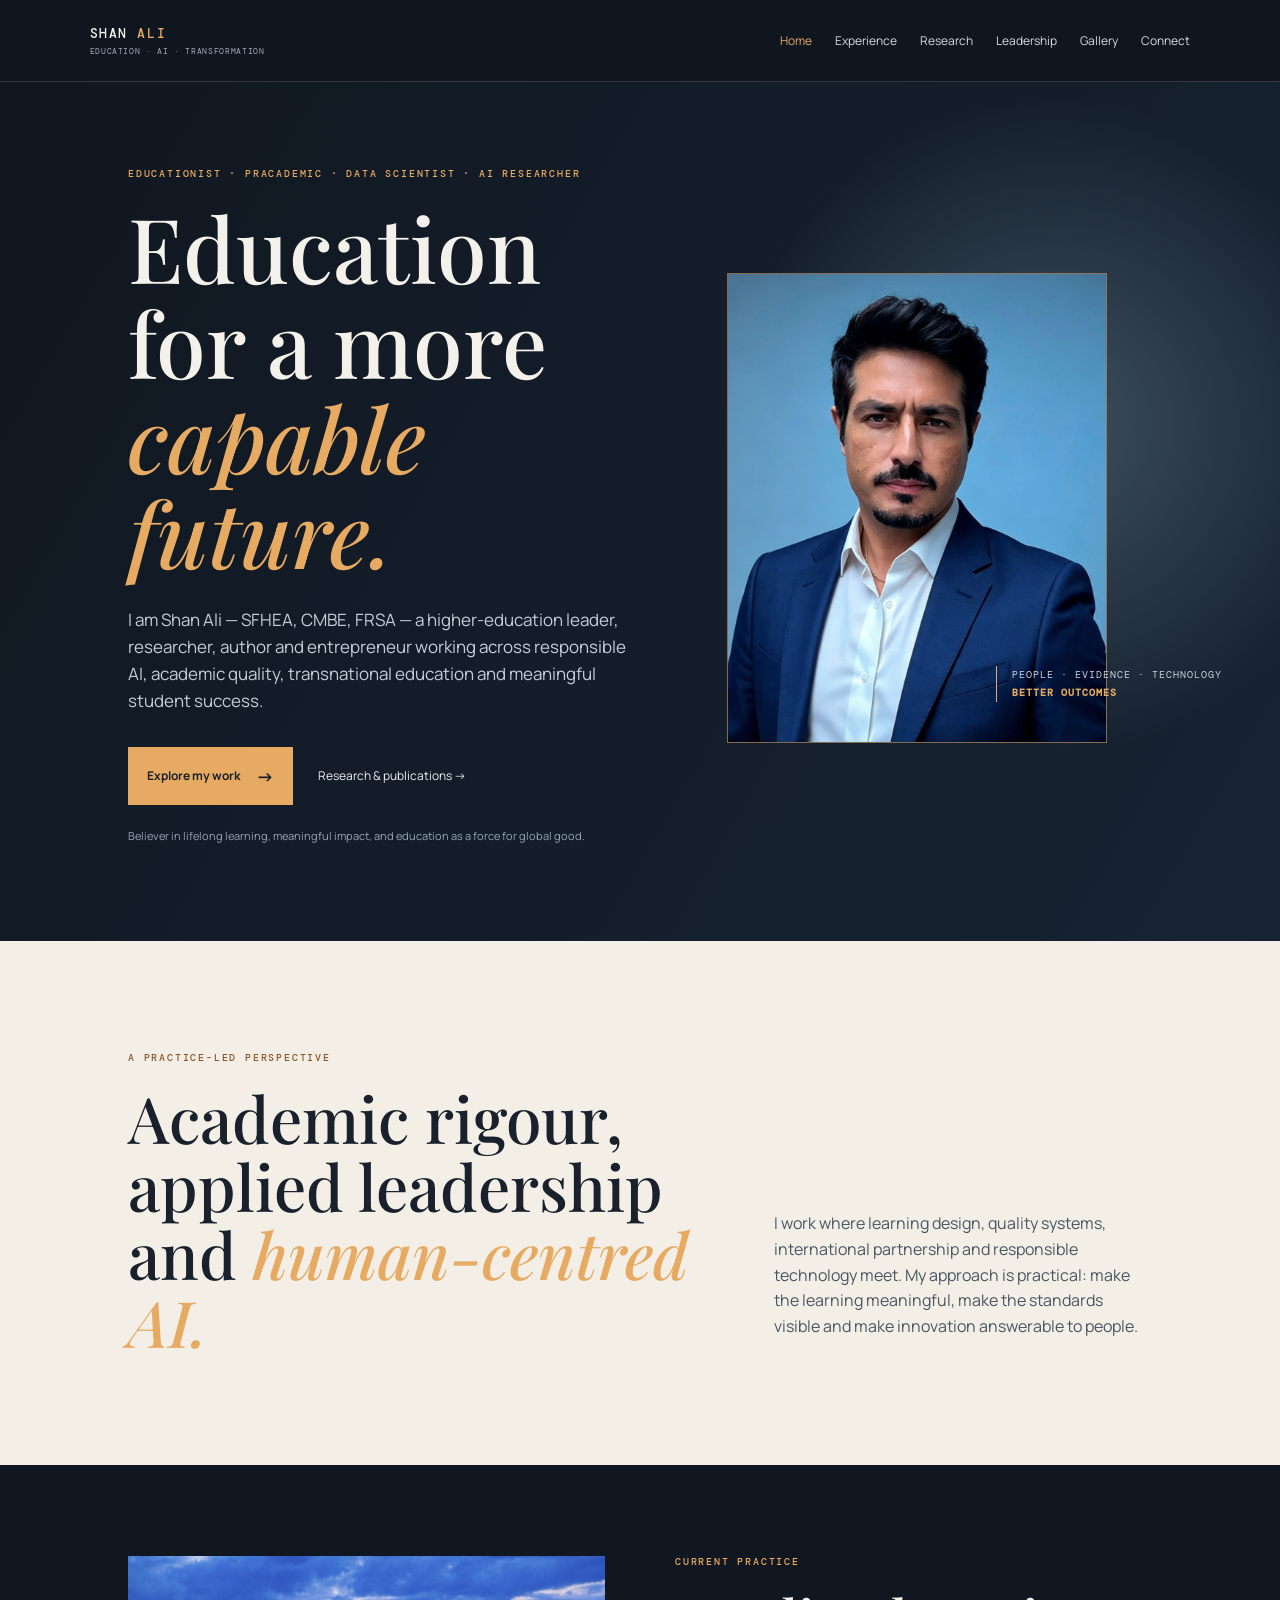
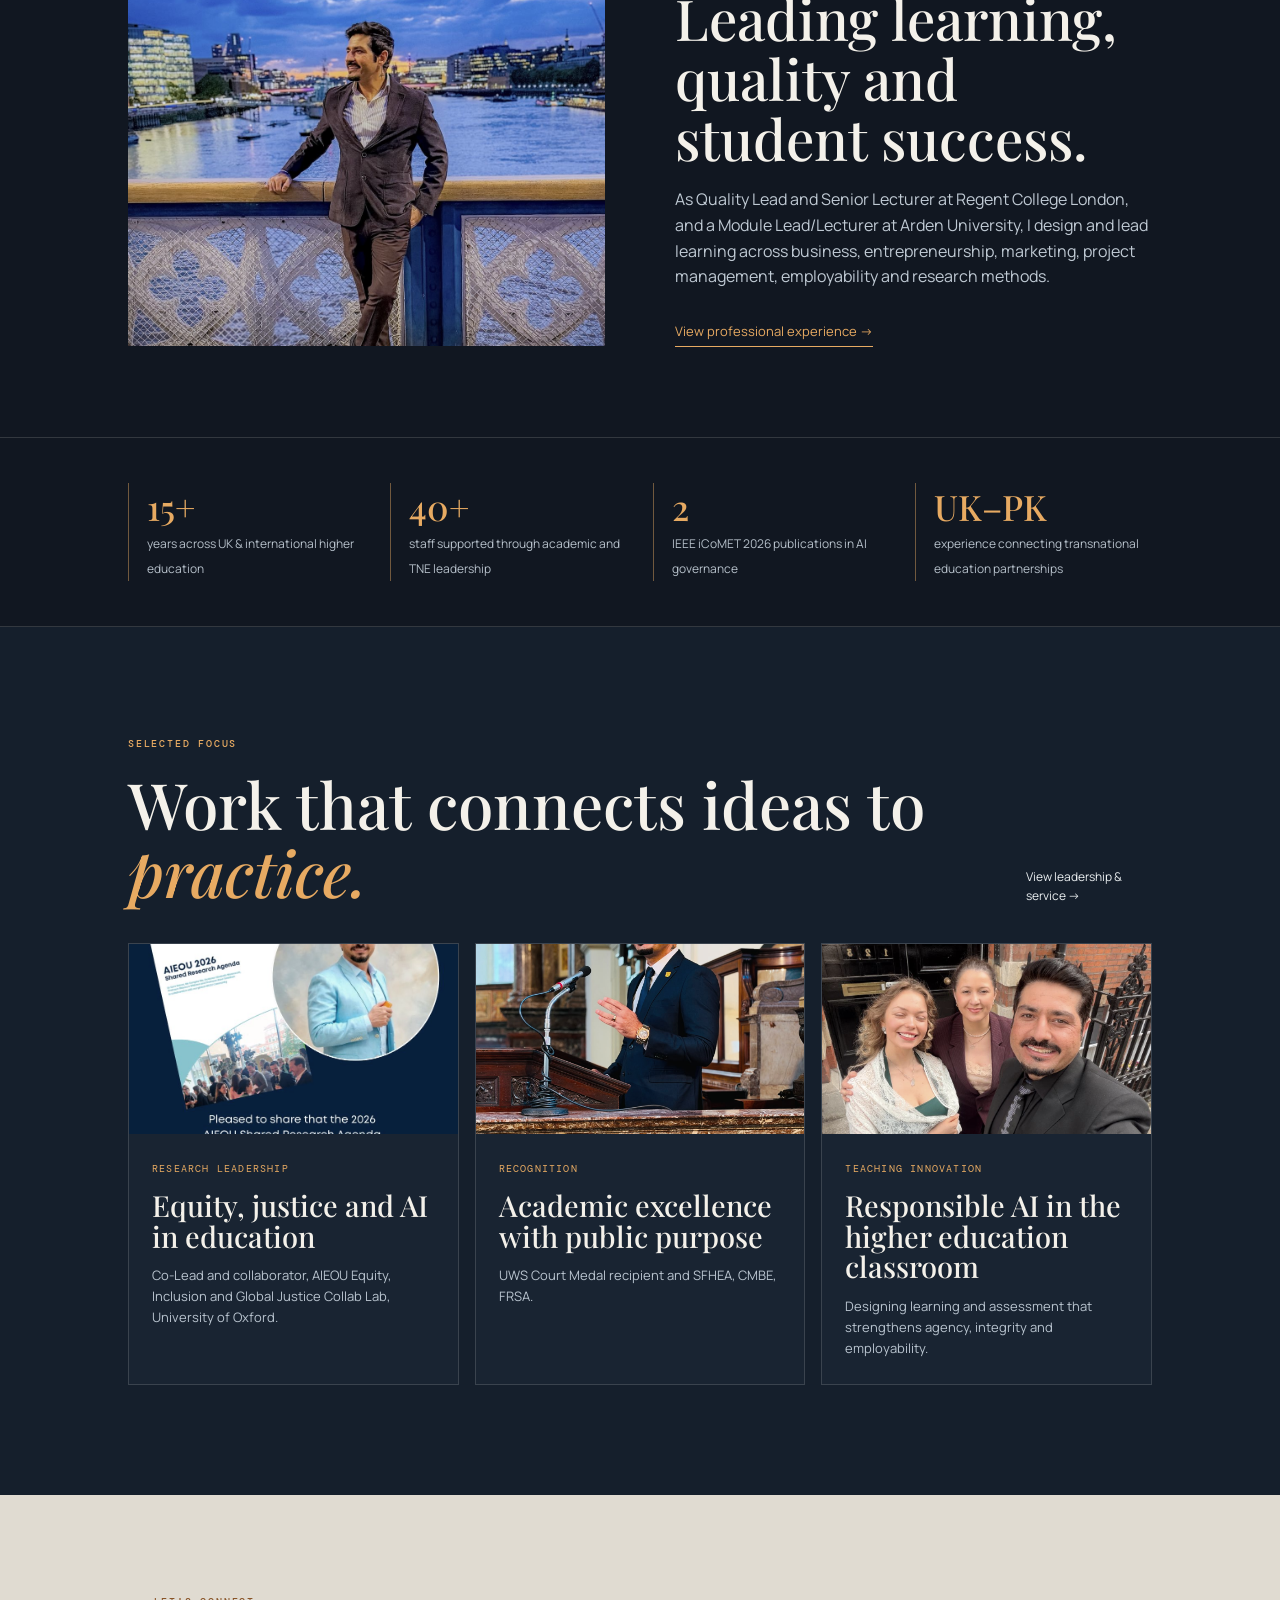
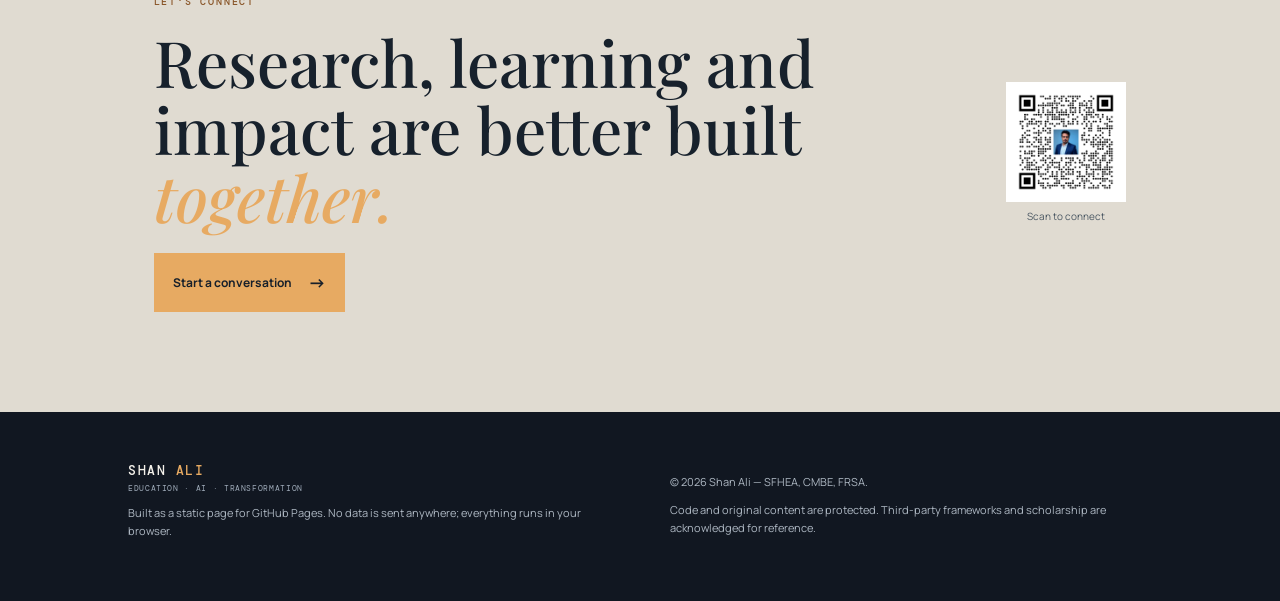
<file: index.html>
<!doctype html><html lang="en"><head><meta charset="utf-8"><meta name="viewport" content="width=device-width,initial-scale=1"><meta name="description" content="Shan Ali — Educationist, Pracademic, Data Scientist and AI Researcher."><title>Shan Ali | Education, AI & Impact</title><link rel="preconnect" href="https://fonts.googleapis.com"><link rel="preconnect" href="https://fonts.gstatic.com" crossorigin><link href="https://fonts.googleapis.com/css2?family=DM+Mono:wght@400;500&family=Manrope:wght@400;500;600;700&family=Playfair+Display:ital,wght@0,500;0,600;1,500;1,600&display=swap" rel="stylesheet"><link rel="stylesheet" href="assets/style.css"></head><body><header><a class="brand" href="index.html">SHAN <i>ALI</i><span>EDUCATION · AI · TRANSFORMATION</span></a><button class="menu">Menu</button><nav><a class="active" href="index.html">Home</a><a href="experience.html">Experience</a><a href="research.html">Research</a><a href="leadership.html">Leadership</a><a href="gallery.html">Gallery</a><a href="connect.html">Connect</a></nav></header><main>
<section class="hero"><div><p class="eyebrow">EDUCATIONIST · PRACADEMIC · DATA SCIENTIST · AI RESEARCHER</p><h1>Education for a more <em>capable future.</em></h1><p class="lead">I am Shan Ali — SFHEA, CMBE, FRSA — a higher-education leader, researcher, author and entrepreneur working across responsible AI, academic quality, transnational education and meaningful student success.</p><div class="cta"><a class="button" href="experience.html">Explore my work <b>→</b></a><a class="link" href="research.html">Research &amp; publications →</a></div><p class="micro">Believer in lifelong learning, meaningful impact, and education as a force for global good.</p></div><div class="portrait-wrap"><img src="assets/profile.png" alt="Portrait of Shan Ali"><span>PEOPLE · EVIDENCE · TECHNOLOGY<br><b>BETTER OUTCOMES</b></span></div></section>
<section class="intro-grid"><div><p class="eyebrow">A PRACTICE-LED PERSPECTIVE</p><h2>Academic rigour, applied leadership and <em>human-centred AI.</em></h2></div><p>I work where learning design, quality systems, international partnership and responsible technology meet. My approach is practical: make the learning meaningful, make the standards visible and make innovation answerable to people.</p></section>
<section class="feature"><img src="assets/rcl-class.jpeg" alt="Teaching and learning session"><div><p class="eyebrow">CURRENT PRACTICE</p><h2>Leading learning, quality and student success.</h2><p>As Quality Lead and Senior Lecturer at Regent College London, and a Module Lead/Lecturer at Arden University, I design and lead learning across business, entrepreneurship, marketing, project management, employability and research methods.</p><a class="outline" href="experience.html">View professional experience →</a></div></section>
<section class="metrics"><article><b>15+</b><span>years across UK &amp; international higher education</span></article><article><b>40+</b><span>staff supported through academic and TNE leadership</span></article><article><b>2</b><span>IEEE iCoMET 2026 publications in AI governance</span></article><article><b>UK–PK</b><span>experience connecting transnational education partnerships</span></article></section>
<section class="projects"><div class="section-head"><div><p class="eyebrow">SELECTED FOCUS</p><h2>Work that connects ideas to <em>practice.</em></h2></div><a class="link" href="leadership.html">View leadership &amp; service →</a></div><div class="cards"><article><img src="assets/aieou.jpeg" alt="AIEOU collaboration announcement"><p>RESEARCH LEADERSHIP</p><h3>Equity, justice and AI in education</h3><span>Co-Lead and collaborator, AIEOU Equity, Inclusion and Global Justice Collab Lab, University of Oxford.</span></article><article><img src="assets/court-medal.jpeg" alt="Shan Ali speaking at Court Medal ceremony"><p>RECOGNITION</p><h3>Academic excellence with public purpose</h3><span>UWS Court Medal recipient and SFHEA, CMBE, FRSA.</span></article><article><img src="assets/rcl-conference.jpeg" alt="Conference and teaching event"><p>TEACHING INNOVATION</p><h3>Responsible AI in the higher education classroom</h3><span>Designing learning and assessment that strengthens agency, integrity and employability.</span></article></div></section>
<section class="connect-band"><div><p class="eyebrow">LET'S CONNECT</p><h2>Research, learning and impact are better built <em>together.</em></h2><a class="button" href="connect.html">Start a conversation <b>→</b></a></div><a class="qr" href="https://www.shanali.co.uk/" target="_blank"><img src="assets/profile-qr.png" alt="QR code to Shan Ali's website"><span>Scan to connect</span></a></section></main><footer><div><a class="brand" href="index.html">SHAN <i>ALI</i><span>EDUCATION · AI · TRANSFORMATION</span></a><p>Built as a static page for GitHub Pages. No data is sent anywhere; everything runs in your browser.</p></div><div><p>© <span id="year"></span> Shan Ali — SFHEA, CMBE, FRSA.</p><p>Code and original content are protected. Third-party frameworks and scholarship are acknowledged for reference.</p></div></footer><script src="assets/app.js"></script></body></html>
</file>
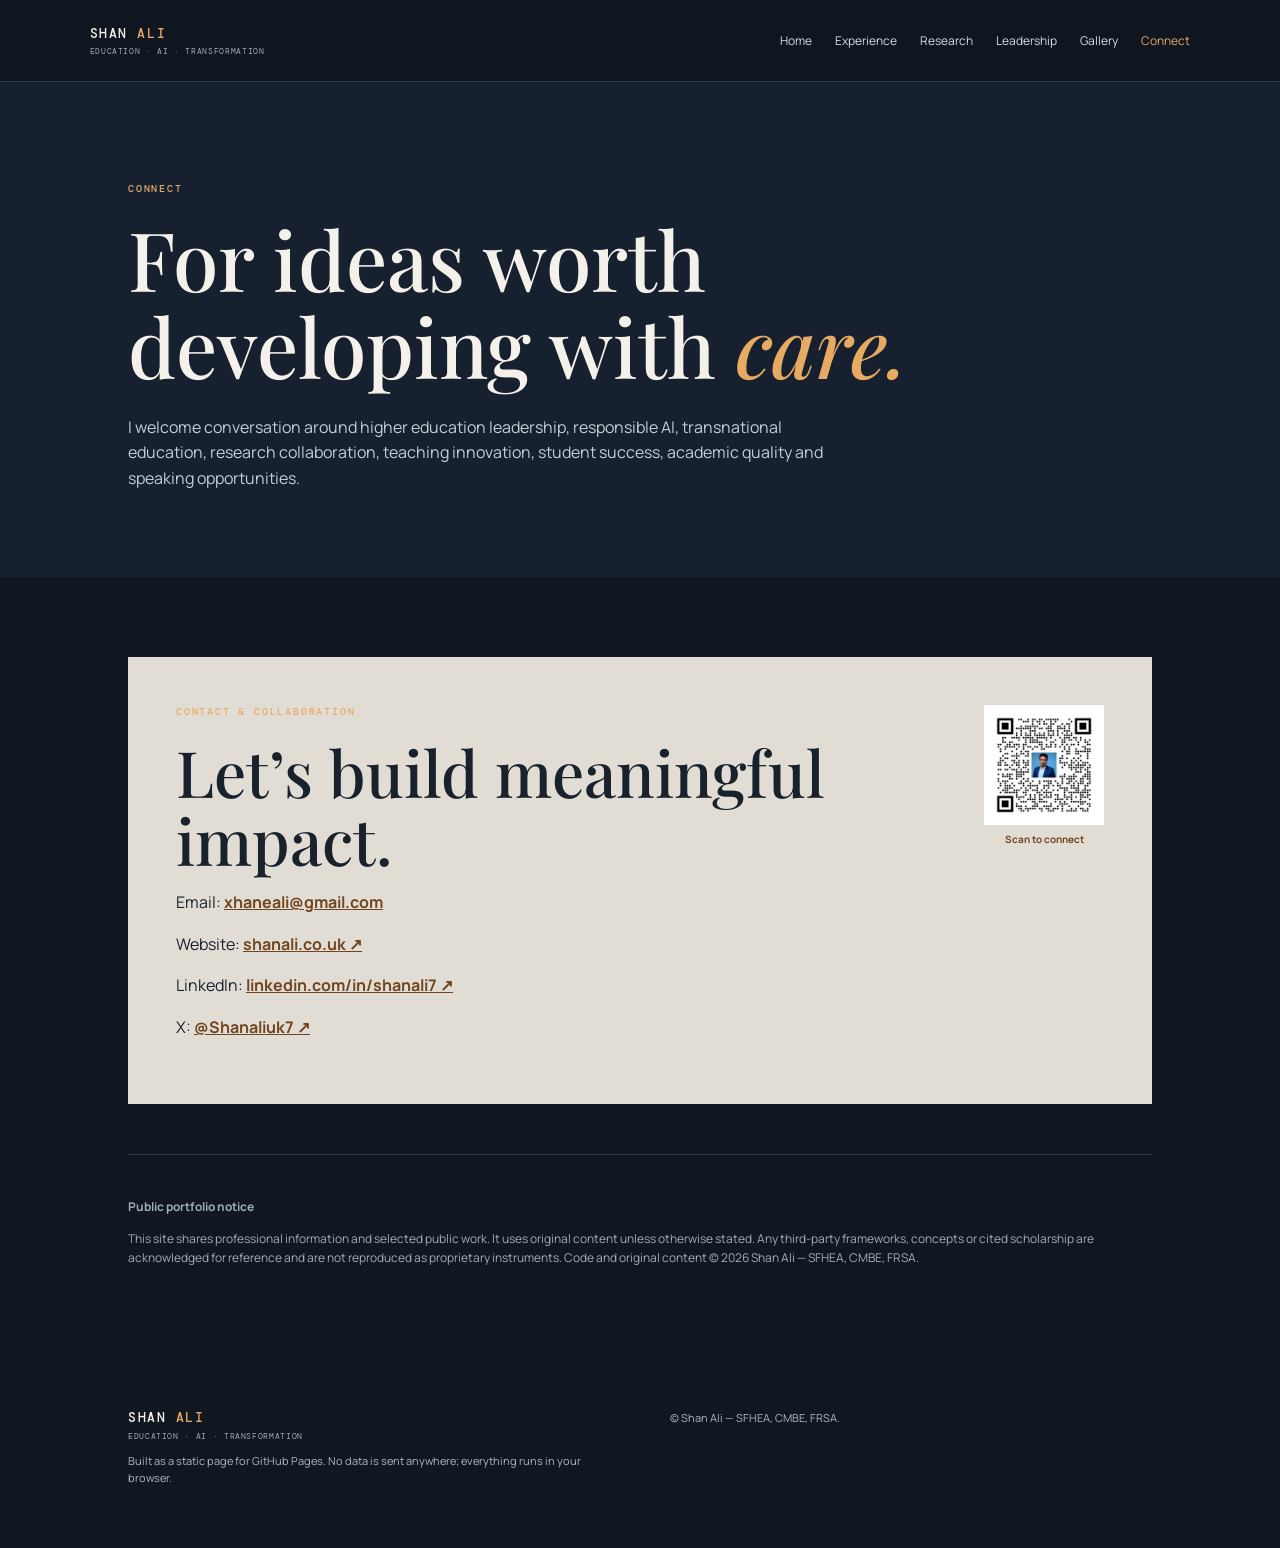
<file: connect.html>
<!doctype html><html lang="en"><head><meta charset="utf-8"><meta name="viewport" content="width=device-width,initial-scale=1"><title>Connect | Shan Ali</title><link rel="preconnect" href="https://fonts.googleapis.com"><link rel="preconnect" href="https://fonts.gstatic.com" crossorigin><link href="https://fonts.googleapis.com/css2?family=DM+Mono:wght@400;500&family=Manrope:wght@400;500;600;700&family=Playfair+Display:ital,wght@0,500;0,600;1,500;1,600&display=swap" rel="stylesheet"><link rel="stylesheet" href="assets/style.css"></head><body><header><a class="brand" href="index.html">SHAN <i>ALI</i><span>EDUCATION · AI · TRANSFORMATION</span></a><button class="menu">Menu</button><nav><a href="index.html">Home</a><a href="experience.html">Experience</a><a href="research.html">Research</a><a href="leadership.html">Leadership</a><a href="gallery.html">Gallery</a><a class="active" href="connect.html">Connect</a></nav></header><main><section class="page-hero"><p class="eyebrow">CONNECT</p><h1>For ideas worth developing with <em>care.</em></h1><p>I welcome conversation around higher education leadership, responsible AI, transnational education, research collaboration, teaching innovation, student success, academic quality and speaking opportunities.</p></section><section class="content"><div class="contact-card"><div><p class="eyebrow">CONTACT &amp; COLLABORATION</p><h2>Let’s build meaningful impact.</h2><p>Email: <a href="mailto:xhaneali@gmail.com">xhaneali@gmail.com</a></p><p>Website: <a href="https://www.shanali.co.uk/" target="_blank">shanali.co.uk ↗</a></p><p>LinkedIn: <a href="https://www.linkedin.com/in/shanali7/" target="_blank">linkedin.com/in/shanali7 ↗</a></p><p>X: <a href="https://x.com/Shanaliuk7" target="_blank">@Shanaliuk7 ↗</a></p></div><a class="qr" href="https://www.shanali.co.uk/" target="_blank"><img src="assets/profile-qr.png" alt="QR code for Shan Ali's website"><span>Scan to connect</span></a></div><div class="legal"><p><b>Public portfolio notice</b></p><p>This site shares professional information and selected public work. It uses original content unless otherwise stated. Any third-party frameworks, concepts or cited scholarship are acknowledged for reference and are not reproduced as proprietary instruments. Code and original content © <span id="year"></span> Shan Ali — SFHEA, CMBE, FRSA.</p></div></section></main><footer><div><a class="brand" href="index.html">SHAN <i>ALI</i><span>EDUCATION · AI · TRANSFORMATION</span></a><p>Built as a static page for GitHub Pages. No data is sent anywhere; everything runs in your browser.</p></div><div>© <span id="year"></span> Shan Ali — SFHEA, CMBE, FRSA.</div></footer><script src="assets/app.js"></script></body></html>
</file>
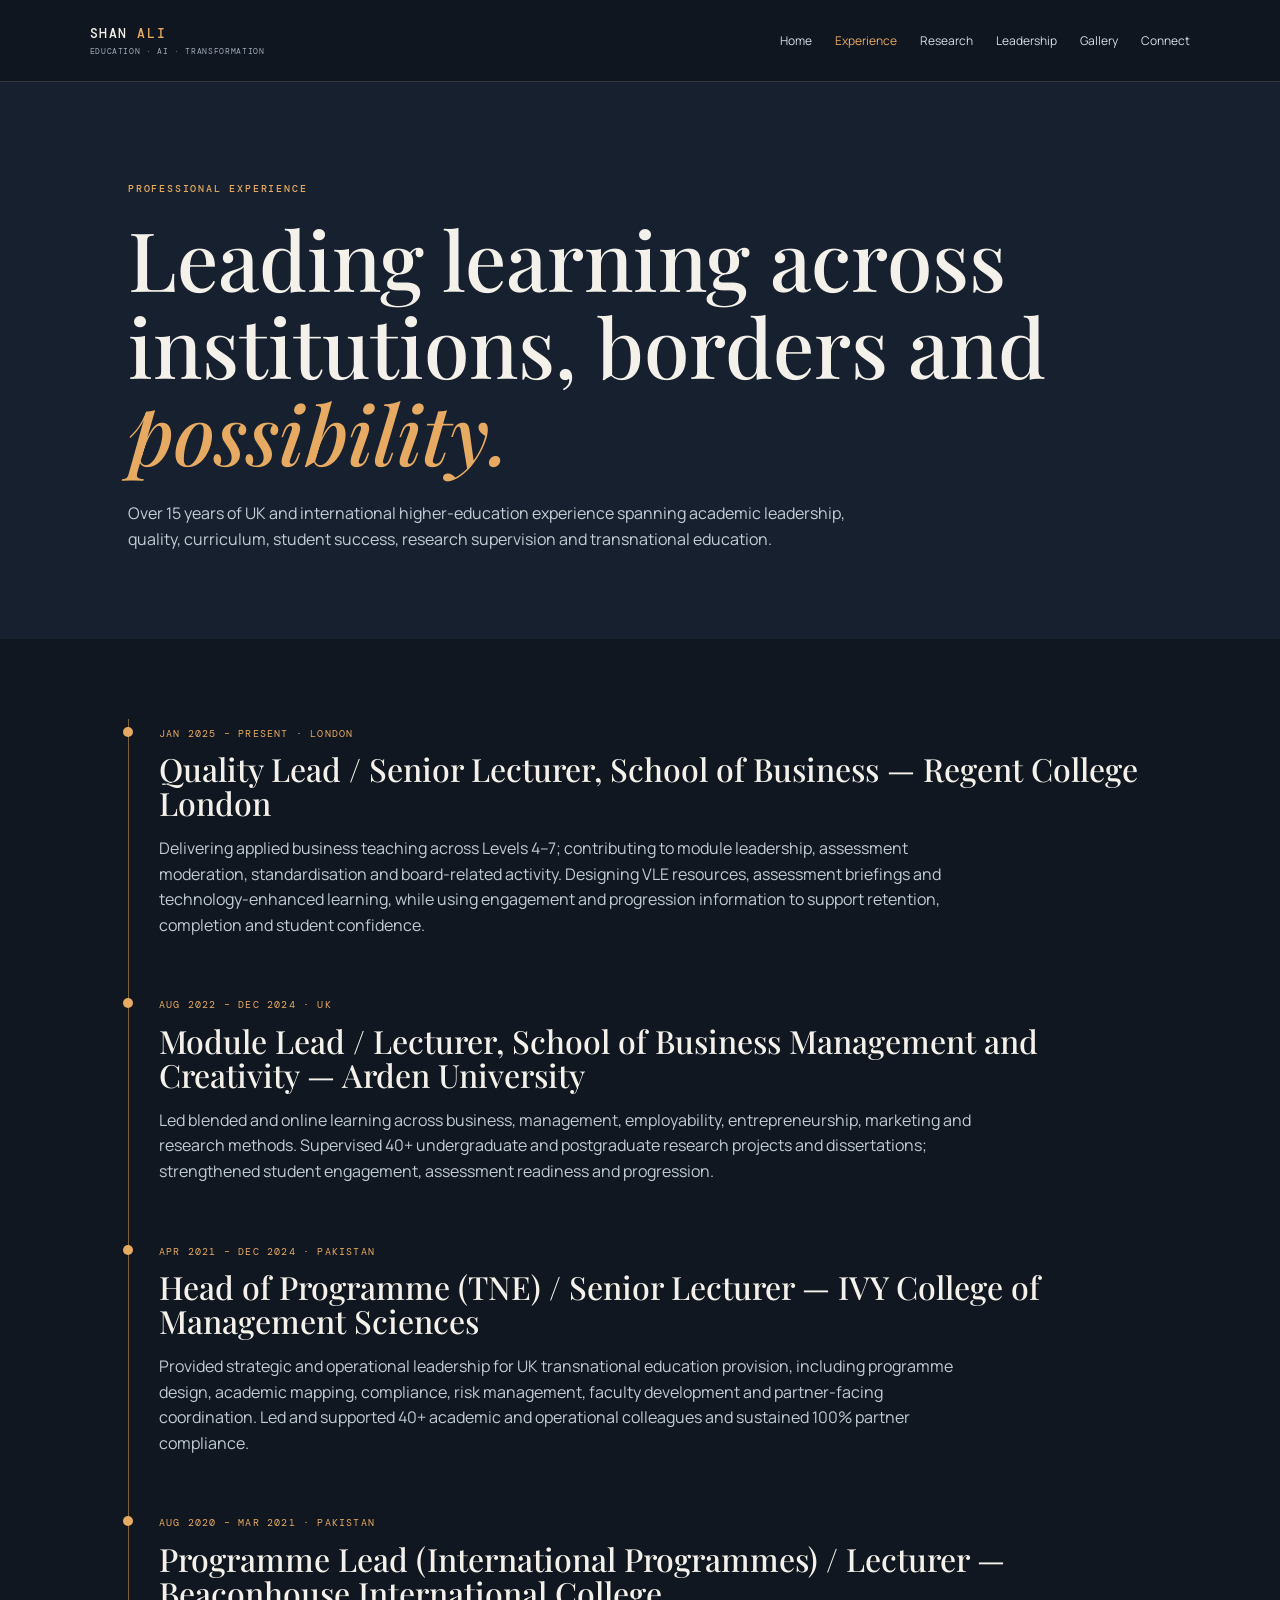
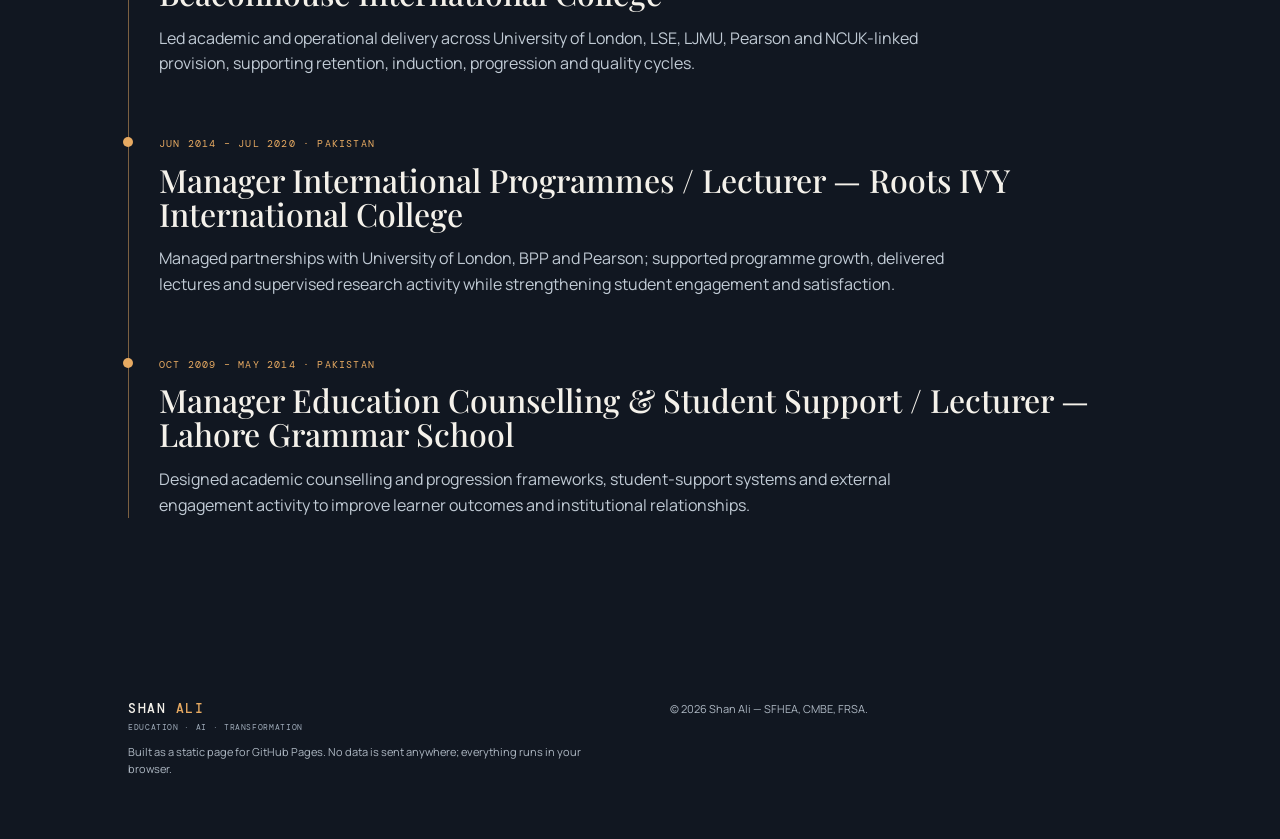
<file: experience.html>
<!doctype html><html lang="en"><head><meta charset="utf-8"><meta name="viewport" content="width=device-width,initial-scale=1"><title>Experience | Shan Ali</title><link rel="preconnect" href="https://fonts.googleapis.com"><link rel="preconnect" href="https://fonts.gstatic.com" crossorigin><link href="https://fonts.googleapis.com/css2?family=DM+Mono:wght@400;500&family=Manrope:wght@400;500;600;700&family=Playfair+Display:ital,wght@0,500;0,600;1,500;1,600&display=swap" rel="stylesheet"><link rel="stylesheet" href="assets/style.css"></head><body><header><a class="brand" href="index.html">SHAN <i>ALI</i><span>EDUCATION · AI · TRANSFORMATION</span></a><button class="menu">Menu</button><nav><a href="index.html">Home</a><a class="active" href="experience.html">Experience</a><a href="research.html">Research</a><a href="leadership.html">Leadership</a><a href="gallery.html">Gallery</a><a href="connect.html">Connect</a></nav></header><main><section class="page-hero"><p class="eyebrow">PROFESSIONAL EXPERIENCE</p><h1>Leading learning across institutions, borders and <em>possibility.</em></h1><p>Over 15 years of UK and international higher-education experience spanning academic leadership, quality, curriculum, student success, research supervision and transnational education.</p></section><section class="content"><div class="timeline"><article><span class="meta">JAN 2025 – PRESENT · LONDON</span><h2>Quality Lead / Senior Lecturer, School of Business — Regent College London</h2><p>Delivering applied business teaching across Levels 4–7; contributing to module leadership, assessment moderation, standardisation and board-related activity. Designing VLE resources, assessment briefings and technology-enhanced learning, while using engagement and progression information to support retention, completion and student confidence.</p></article><article><span class="meta">AUG 2022 – DEC 2024 · UK</span><h2>Module Lead / Lecturer, School of Business Management and Creativity — Arden University</h2><p>Led blended and online learning across business, management, employability, entrepreneurship, marketing and research methods. Supervised 40+ undergraduate and postgraduate research projects and dissertations; strengthened student engagement, assessment readiness and progression.</p></article><article><span class="meta">APR 2021 – DEC 2024 · PAKISTAN</span><h2>Head of Programme (TNE) / Senior Lecturer — IVY College of Management Sciences</h2><p>Provided strategic and operational leadership for UK transnational education provision, including programme design, academic mapping, compliance, risk management, faculty development and partner-facing coordination. Led and supported 40+ academic and operational colleagues and sustained 100% partner compliance.</p></article><article><span class="meta">AUG 2020 – MAR 2021 · PAKISTAN</span><h2>Programme Lead (International Programmes) / Lecturer — Beaconhouse International College</h2><p>Led academic and operational delivery across University of London, LSE, LJMU, Pearson and NCUK-linked provision, supporting retention, induction, progression and quality cycles.</p></article><article><span class="meta">JUN 2014 – JUL 2020 · PAKISTAN</span><h2>Manager International Programmes / Lecturer — Roots IVY International College</h2><p>Managed partnerships with University of London, BPP and Pearson; supported programme growth, delivered lectures and supervised research activity while strengthening student engagement and satisfaction.</p></article><article><span class="meta">OCT 2009 – MAY 2014 · PAKISTAN</span><h2>Manager Education Counselling &amp; Student Support / Lecturer — Lahore Grammar School</h2><p>Designed academic counselling and progression frameworks, student-support systems and external engagement activity to improve learner outcomes and institutional relationships.</p></article></div></section></main><footer><div><a class="brand" href="index.html">SHAN <i>ALI</i><span>EDUCATION · AI · TRANSFORMATION</span></a><p>Built as a static page for GitHub Pages. No data is sent anywhere; everything runs in your browser.</p></div><div>© <span id="year"></span> Shan Ali — SFHEA, CMBE, FRSA.</div></footer><script src="assets/app.js"></script></body></html>
</file>
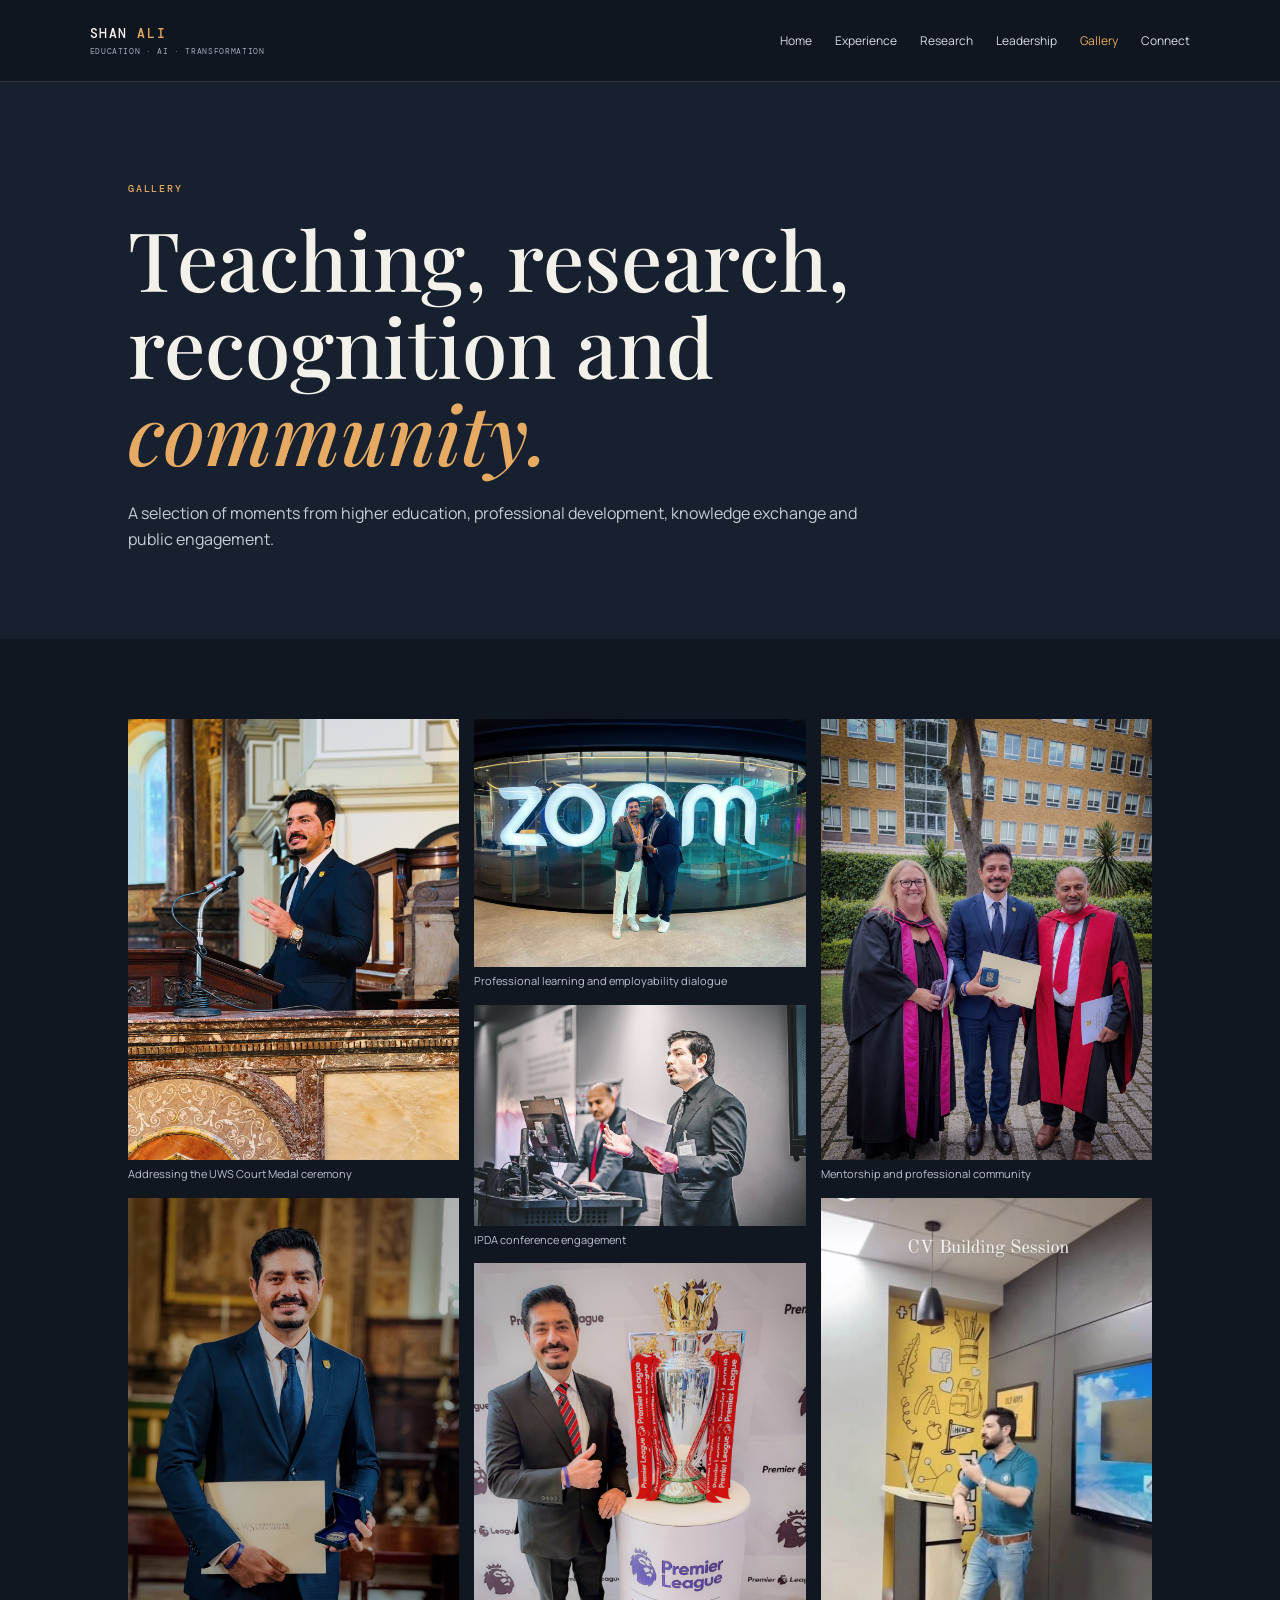
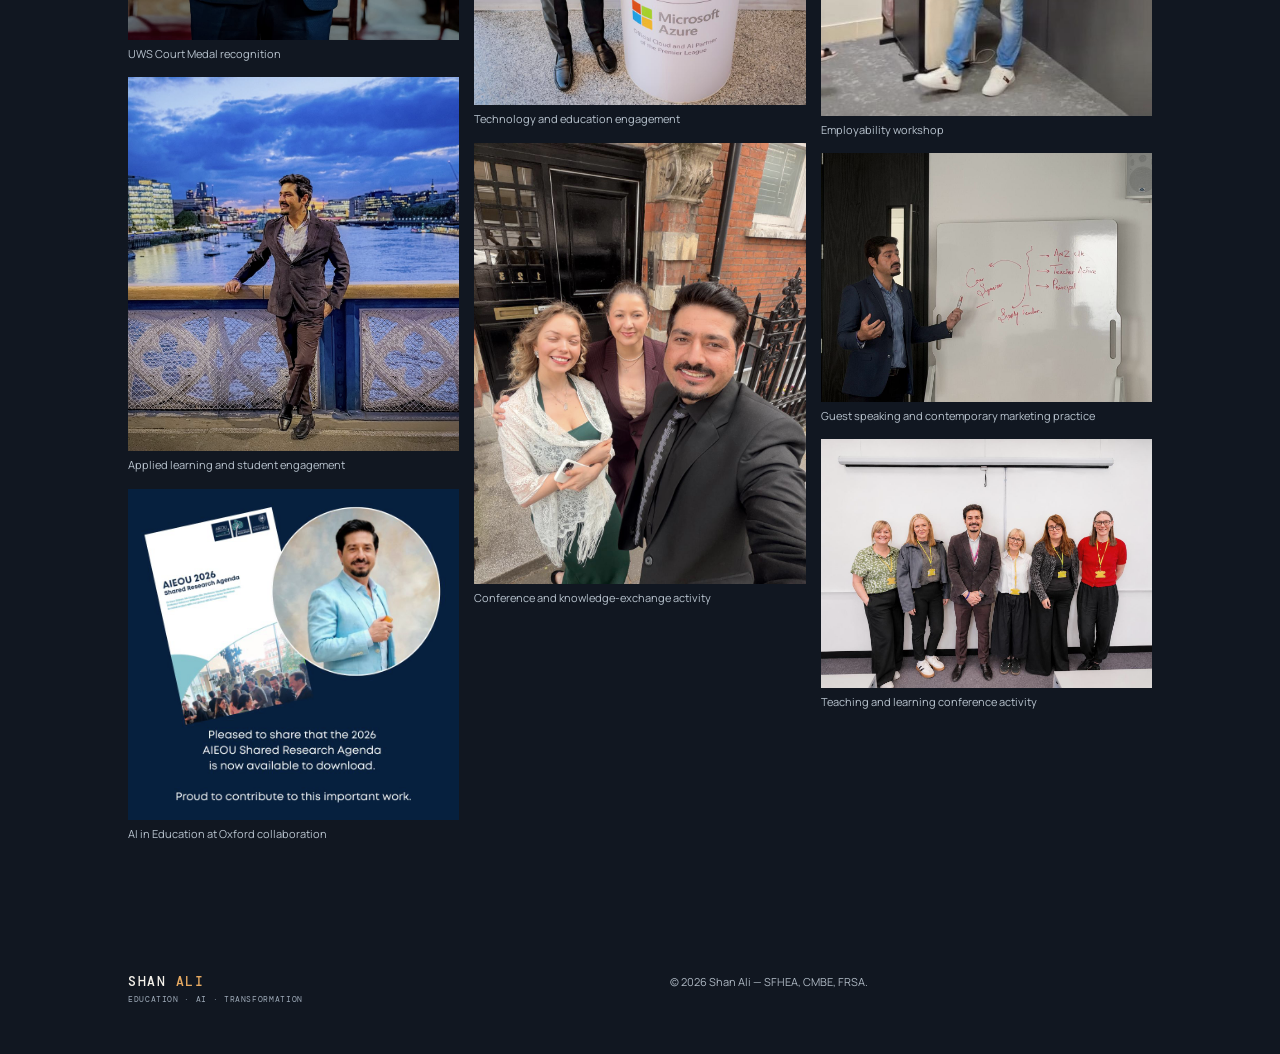
<file: gallery.html>
<!doctype html><html lang="en"><head><meta charset="utf-8"><meta name="viewport" content="width=device-width,initial-scale=1"><title>Gallery | Shan Ali</title><link rel="preconnect" href="https://fonts.googleapis.com"><link rel="preconnect" href="https://fonts.gstatic.com" crossorigin><link href="https://fonts.googleapis.com/css2?family=DM+Mono:wght@400;500&family=Manrope:wght@400;500;600;700&family=Playfair+Display:ital,wght@0,500;0,600;1,500;1,600&display=swap" rel="stylesheet"><link rel="stylesheet" href="assets/style.css"></head><body><header><a class="brand" href="index.html">SHAN <i>ALI</i><span>EDUCATION · AI · TRANSFORMATION</span></a><button class="menu">Menu</button><nav><a href="index.html">Home</a><a href="experience.html">Experience</a><a href="research.html">Research</a><a href="leadership.html">Leadership</a><a class="active" href="gallery.html">Gallery</a><a href="connect.html">Connect</a></nav></header><main><section class="page-hero"><p class="eyebrow">GALLERY</p><h1>Teaching, research, recognition and <em>community.</em></h1><p>A selection of moments from higher education, professional development, knowledge exchange and public engagement.</p></section><section class="content"><div class="gallery"><figure><img src="assets/court-medal.jpeg" alt="Court Medal ceremony"><figcaption>Addressing the UWS Court Medal ceremony</figcaption></figure><figure><img src="assets/uws-award.jpeg" alt="UWS Court Medal recognition"><figcaption>UWS Court Medal recognition</figcaption></figure><figure><img src="assets/rcl-class.jpeg" alt="Teaching session"><figcaption>Applied learning and student engagement</figcaption></figure><figure><img src="assets/aieou.jpeg" alt="AIEOU research collaboration"><figcaption>AI in Education at Oxford collaboration</figcaption></figure><figure><img src="assets/zoom.jpeg" alt="Professional development session"><figcaption>Professional learning and employability dialogue</figcaption></figure><figure><img src="assets/ipda.jpeg" alt="Professional conference"><figcaption>IPDA conference engagement</figcaption></figure><figure><img src="assets/microsoft.jpeg" alt="Microsoft professional visit"><figcaption>Technology and education engagement</figcaption></figure><figure><img src="assets/rcl-conference.jpeg" alt="Conference participation"><figcaption>Conference and knowledge-exchange activity</figcaption></figure><figure><img src="assets/gallery/UWS Mentors.jpeg" alt="UWS mentors"><figcaption>Mentorship and professional community</figcaption></figure><figure><img src="assets/gallery/Employbility Workshop.jpeg" alt="Employability workshop"><figcaption>Employability workshop</figcaption></figure><figure><img src="assets/gallery/CoventryGL1.jpeg" alt="Guest lecture"><figcaption>Guest speaking and contemporary marketing practice</figcaption></figure><figure><img src="assets/gallery/UGM.jpeg" alt="University event"><figcaption>Teaching and learning conference activity</figcaption></figure></div></section></main><footer><div><a class="brand" href="index.html">SHAN <i>ALI</i><span>EDUCATION · AI · TRANSFORMATION</span></a></div><div>© <span id="year"></span> Shan Ali — SFHEA, CMBE, FRSA.</div></footer><script src="assets/app.js"></script></body></html>
</file>
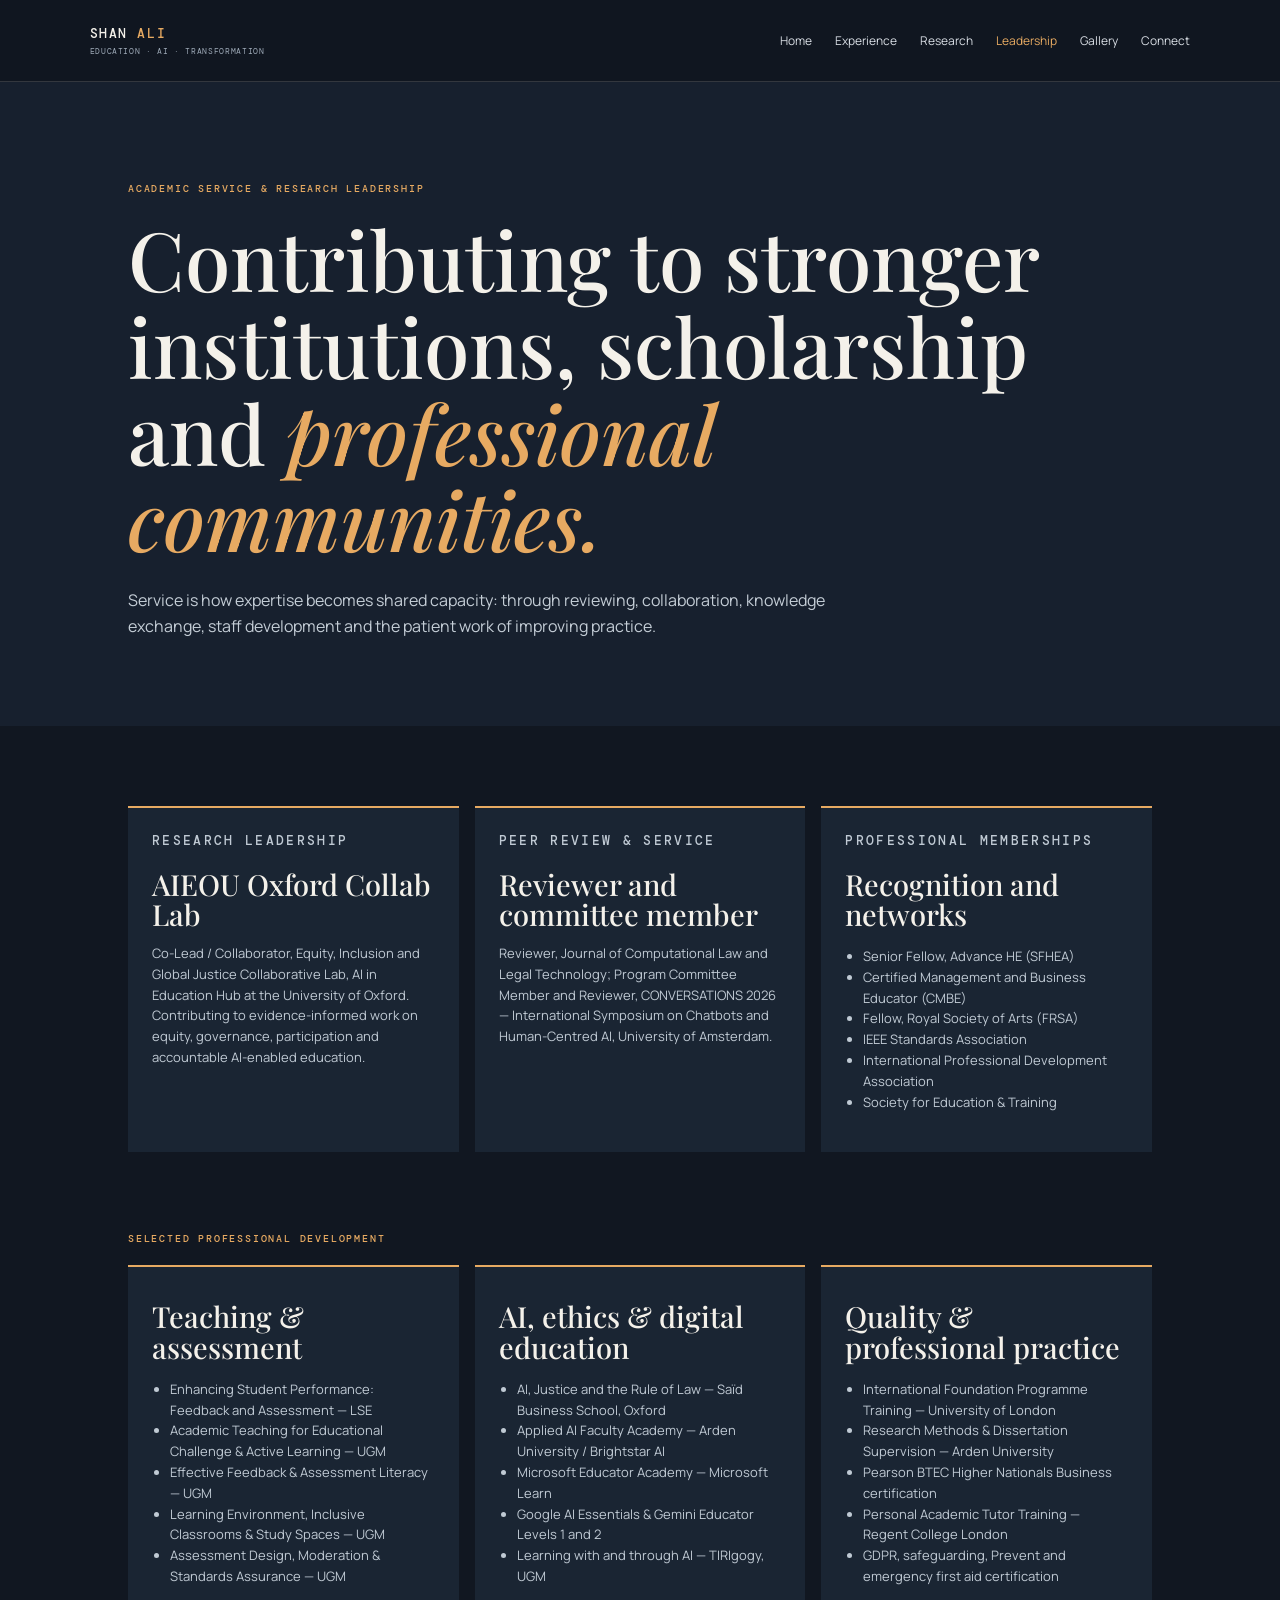
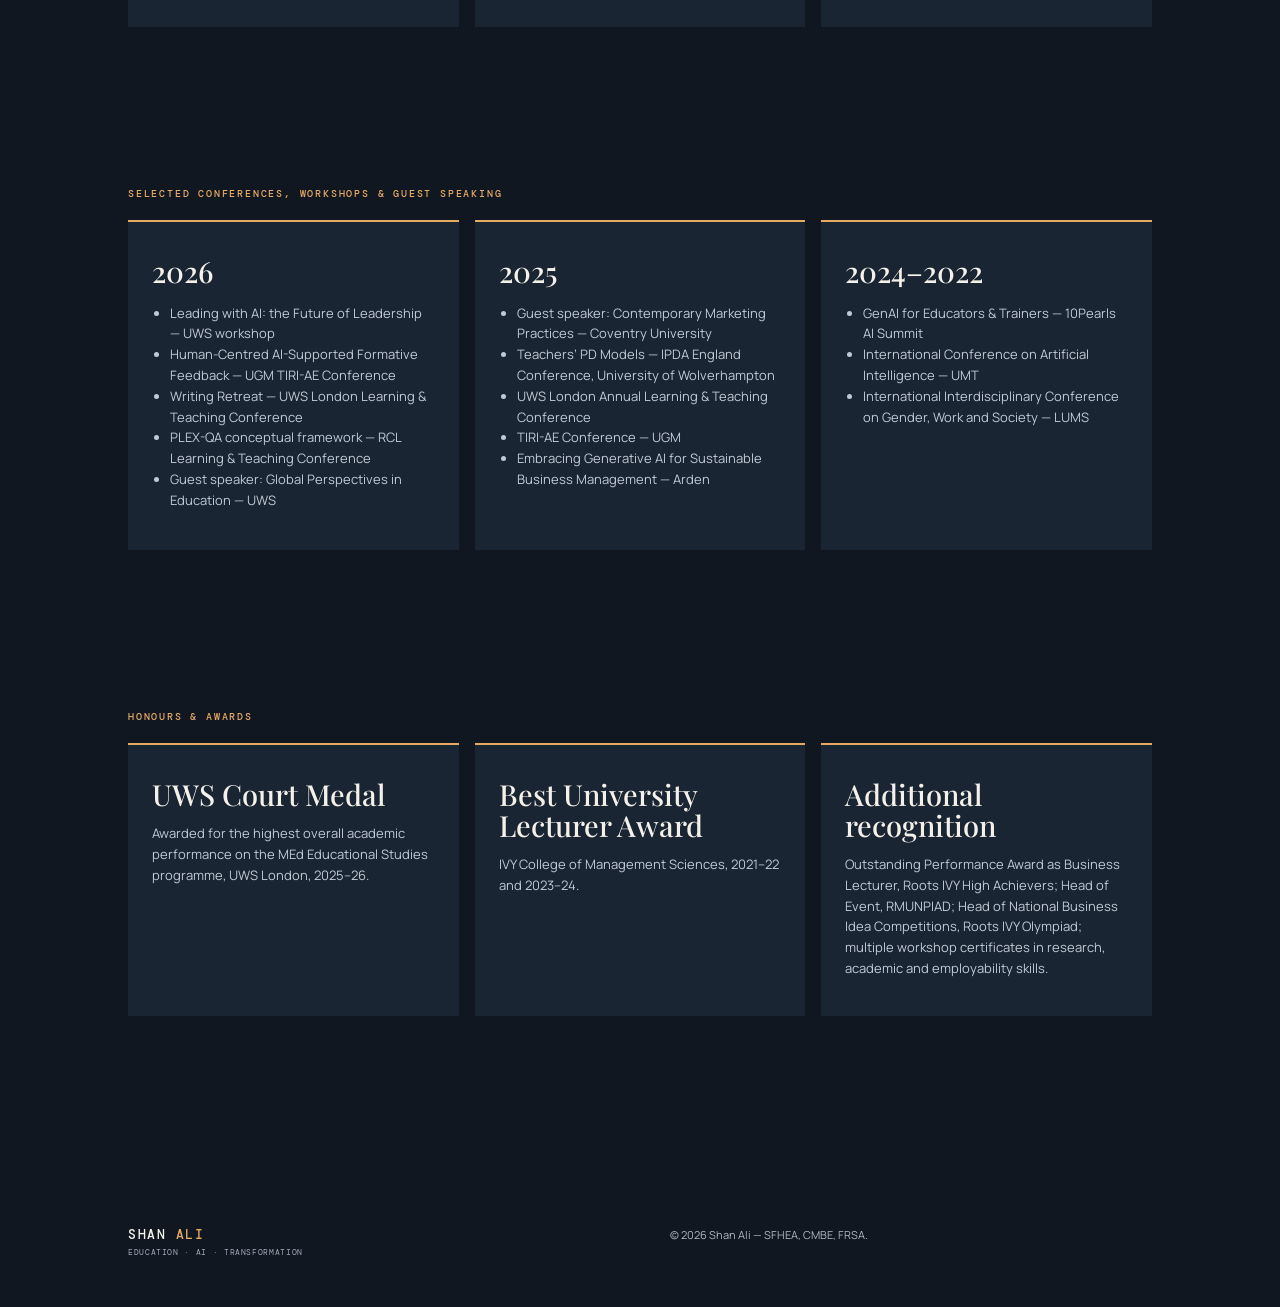
<file: leadership.html>
<!doctype html><html lang="en"><head><meta charset="utf-8"><meta name="viewport" content="width=device-width,initial-scale=1"><title>Leadership & Service | Shan Ali</title><link rel="preconnect" href="https://fonts.googleapis.com"><link rel="preconnect" href="https://fonts.gstatic.com" crossorigin><link href="https://fonts.googleapis.com/css2?family=DM+Mono:wght@400;500&family=Manrope:wght@400;500;600;700&family=Playfair+Display:ital,wght@0,500;0,600;1,500;1,600&display=swap" rel="stylesheet"><link rel="stylesheet" href="assets/style.css"></head><body><header><a class="brand" href="index.html">SHAN <i>ALI</i><span>EDUCATION · AI · TRANSFORMATION</span></a><button class="menu">Menu</button><nav><a href="index.html">Home</a><a href="experience.html">Experience</a><a href="research.html">Research</a><a class="active" href="leadership.html">Leadership</a><a href="gallery.html">Gallery</a><a href="connect.html">Connect</a></nav></header><main><section class="page-hero"><p class="eyebrow">ACADEMIC SERVICE &amp; RESEARCH LEADERSHIP</p><h1>Contributing to stronger institutions, scholarship and <em>professional communities.</em></h1><p>Service is how expertise becomes shared capacity: through reviewing, collaboration, knowledge exchange, staff development and the patient work of improving practice.</p></section><section class="content"><div class="grid-list"><article><p class="eyebrow">RESEARCH LEADERSHIP</p><h2>AIEOU Oxford Collab Lab</h2><p>Co-Lead / Collaborator, Equity, Inclusion and Global Justice Collaborative Lab, AI in Education Hub at the University of Oxford. Contributing to evidence-informed work on equity, governance, participation and accountable AI-enabled education.</p></article><article><p class="eyebrow">PEER REVIEW &amp; SERVICE</p><h2>Reviewer and committee member</h2><p>Reviewer, Journal of Computational Law and Legal Technology; Program Committee Member and Reviewer, CONVERSATIONS 2026 — International Symposium on Chatbots and Human-Centred AI, University of Amsterdam.</p></article><article><p class="eyebrow">PROFESSIONAL MEMBERSHIPS</p><h2>Recognition and networks</h2><ul><li>Senior Fellow, Advance HE (SFHEA)</li><li>Certified Management and Business Educator (CMBE)</li><li>Fellow, Royal Society of Arts (FRSA)</li><li>IEEE Standards Association</li><li>International Professional Development Association</li><li>Society for Education &amp; Training</li></ul></article></div><section class="content" style="padding-inline:0"><p class="eyebrow">SELECTED PROFESSIONAL DEVELOPMENT</p><div class="grid-list"><article><h2>Teaching &amp; assessment</h2><ul><li>Enhancing Student Performance: Feedback and Assessment — LSE</li><li>Academic Teaching for Educational Challenge &amp; Active Learning — UGM</li><li>Effective Feedback &amp; Assessment Literacy — UGM</li><li>Learning Environment, Inclusive Classrooms &amp; Study Spaces — UGM</li><li>Assessment Design, Moderation &amp; Standards Assurance — UGM</li></ul></article><article><h2>AI, ethics &amp; digital education</h2><ul><li>AI, Justice and the Rule of Law — Saïd Business School, Oxford</li><li>Applied AI Faculty Academy — Arden University / Brightstar AI</li><li>Microsoft Educator Academy — Microsoft Learn</li><li>Google AI Essentials &amp; Gemini Educator Levels 1 and 2</li><li>Learning with and through AI — TIRIgogy, UGM</li></ul></article><article><h2>Quality &amp; professional practice</h2><ul><li>International Foundation Programme Training — University of London</li><li>Research Methods &amp; Dissertation Supervision — Arden University</li><li>Pearson BTEC Higher Nationals Business certification</li><li>Personal Academic Tutor Training — Regent College London</li><li>GDPR, safeguarding, Prevent and emergency first aid certification</li></ul></article></div></section><section class="content" style="padding-inline:0"><p class="eyebrow">SELECTED CONFERENCES, WORKSHOPS &amp; GUEST SPEAKING</p><div class="grid-list"><article><h2>2026</h2><ul><li>Leading with AI: the Future of Leadership — UWS workshop</li><li>Human-Centred AI-Supported Formative Feedback — UGM TIRI-AE Conference</li><li>Writing Retreat — UWS London Learning &amp; Teaching Conference</li><li>PLEX-QA conceptual framework — RCL Learning &amp; Teaching Conference</li><li>Guest speaker: Global Perspectives in Education — UWS</li></ul></article><article><h2>2025</h2><ul><li>Guest speaker: Contemporary Marketing Practices — Coventry University</li><li>Teachers’ PD Models — IPDA England Conference, University of Wolverhampton</li><li>UWS London Annual Learning &amp; Teaching Conference</li><li>TIRI-AE Conference — UGM</li><li>Embracing Generative AI for Sustainable Business Management — Arden</li></ul></article><article><h2>2024–2022</h2><ul><li>GenAI for Educators &amp; Trainers — 10Pearls AI Summit</li><li>International Conference on Artificial Intelligence — UMT</li><li>International Interdisciplinary Conference on Gender, Work and Society — LUMS</li></ul></article></div></section><section class="content" style="padding-inline:0"><p class="eyebrow">HONOURS &amp; AWARDS</p><div class="grid-list"><article><h2>UWS Court Medal</h2><p>Awarded for the highest overall academic performance on the MEd Educational Studies programme, UWS London, 2025–26.</p></article><article><h2>Best University Lecturer Award</h2><p>IVY College of Management Sciences, 2021–22 and 2023–24.</p></article><article><h2>Additional recognition</h2><p>Outstanding Performance Award as Business Lecturer, Roots IVY High Achievers; Head of Event, RMUNPIAD; Head of National Business Idea Competitions, Roots IVY Olympiad; multiple workshop certificates in research, academic and employability skills.</p></article></div></section></section></main><footer><div><a class="brand" href="index.html">SHAN <i>ALI</i><span>EDUCATION · AI · TRANSFORMATION</span></a></div><div>© <span id="year"></span> Shan Ali — SFHEA, CMBE, FRSA.</div></footer><script src="assets/app.js"></script></body></html>
</file>
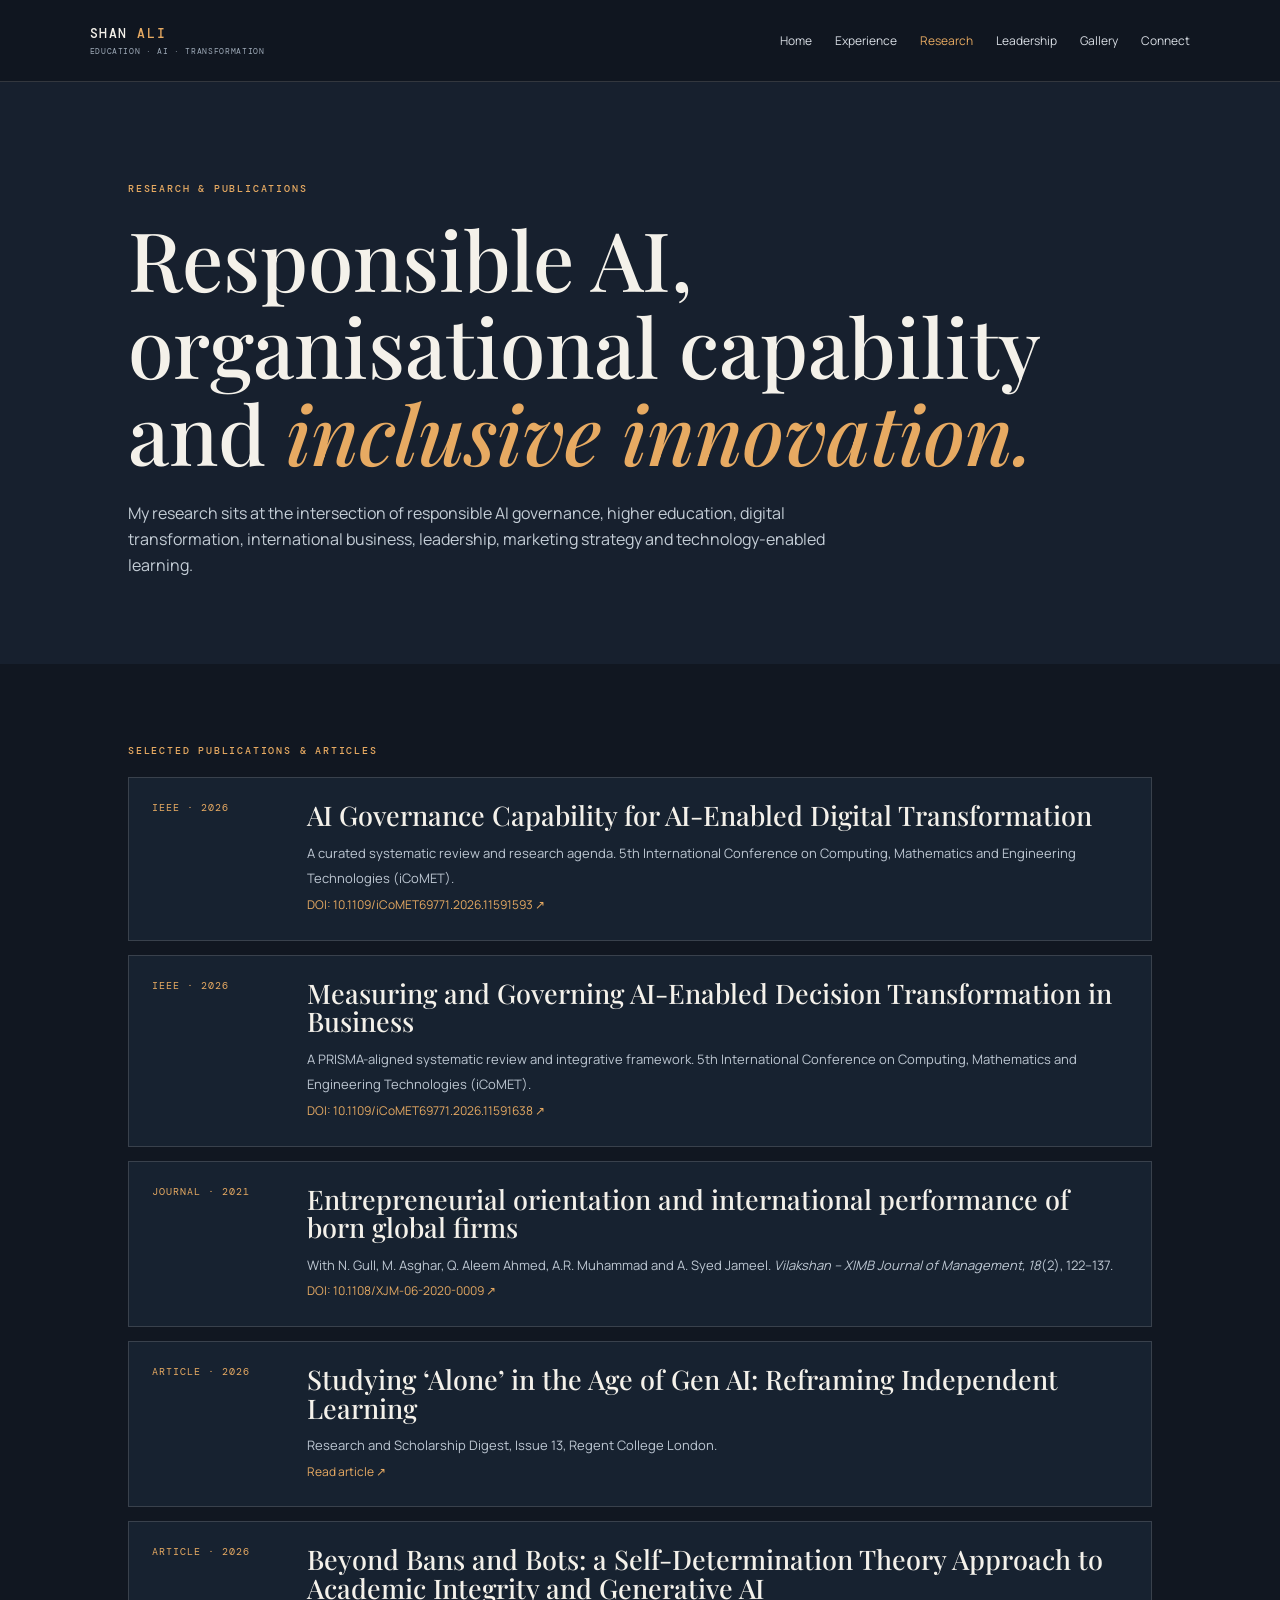
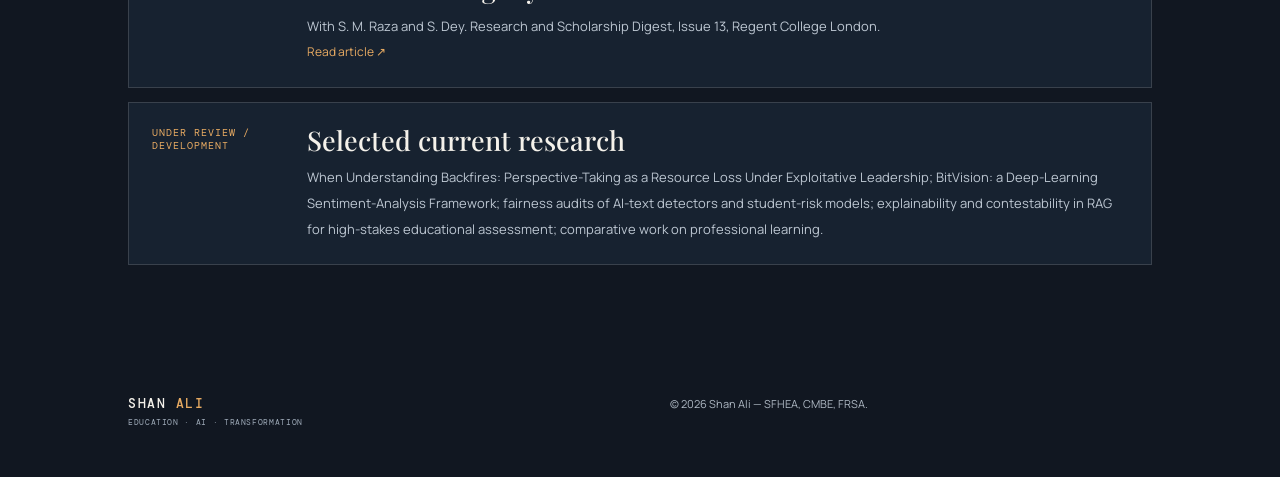
<file: research.html>
<!doctype html><html lang="en"><head><meta charset="utf-8"><meta name="viewport" content="width=device-width,initial-scale=1"><title>Research | Shan Ali</title><link rel="preconnect" href="https://fonts.googleapis.com"><link rel="preconnect" href="https://fonts.gstatic.com" crossorigin><link href="https://fonts.googleapis.com/css2?family=DM+Mono:wght@400;500&family=Manrope:wght@400;500;600;700&family=Playfair+Display:ital,wght@0,500;0,600;1,500;1,600&display=swap" rel="stylesheet"><link rel="stylesheet" href="assets/style.css"></head><body><header><a class="brand" href="index.html">SHAN <i>ALI</i><span>EDUCATION · AI · TRANSFORMATION</span></a><button class="menu">Menu</button><nav><a href="index.html">Home</a><a href="experience.html">Experience</a><a class="active" href="research.html">Research</a><a href="leadership.html">Leadership</a><a href="gallery.html">Gallery</a><a href="connect.html">Connect</a></nav></header><main><section class="page-hero"><p class="eyebrow">RESEARCH &amp; PUBLICATIONS</p><h1>Responsible AI, organisational capability and <em>inclusive innovation.</em></h1><p>My research sits at the intersection of responsible AI governance, higher education, digital transformation, international business, leadership, marketing strategy and technology-enabled learning.</p></section><section class="content"><p class="eyebrow">SELECTED PUBLICATIONS &amp; ARTICLES</p><div class="pubs"><article class="pub"><p>IEEE · 2026</p><div><h2>AI Governance Capability for AI-Enabled Digital Transformation</h2><span>A curated systematic review and research agenda. 5th International Conference on Computing, Mathematics and Engineering Technologies (iCoMET).</span><br><a href="https://doi.org/10.1109/iCoMET69771.2026.11591593" target="_blank">DOI: 10.1109/iCoMET69771.2026.11591593 ↗</a></div></article><article class="pub"><p>IEEE · 2026</p><div><h2>Measuring and Governing AI-Enabled Decision Transformation in Business</h2><span>A PRISMA-aligned systematic review and integrative framework. 5th International Conference on Computing, Mathematics and Engineering Technologies (iCoMET).</span><br><a href="https://doi.org/10.1109/iCoMET69771.2026.11591638" target="_blank">DOI: 10.1109/iCoMET69771.2026.11591638 ↗</a></div></article><article class="pub"><p>JOURNAL · 2021</p><div><h2>Entrepreneurial orientation and international performance of born global firms</h2><span>With N. Gull, M. Asghar, Q. Aleem Ahmed, A.R. Muhammad and A. Syed Jameel. <i>Vilakshan – XIMB Journal of Management, 18</i>(2), 122–137.</span><br><a href="https://doi.org/10.1108/XJM-06-2020-0009" target="_blank">DOI: 10.1108/XJM-06-2020-0009 ↗</a></div></article><article class="pub"><p>ARTICLE · 2026</p><div><h2>Studying ‘Alone’ in the Age of Gen AI: Reframing Independent Learning</h2><span>Research and Scholarship Digest, Issue 13, Regent College London.</span><br><a href="https://www.rcl.ac.uk/wp-content/uploads/2026/04/RCL-Research-and-Scholarship-Digest-Issue-13.pdf" target="_blank">Read article ↗</a></div></article><article class="pub"><p>ARTICLE · 2026</p><div><h2>Beyond Bans and Bots: a Self-Determination Theory Approach to Academic Integrity and Generative AI</h2><span>With S. M. Raza and S. Dey. Research and Scholarship Digest, Issue 13, Regent College London.</span><br><a href="https://www.rcl.ac.uk/wp-content/uploads/2026/04/RCL-Research-and-Scholarship-Digest-Issue-13.pdf" target="_blank">Read article ↗</a></div></article><article class="pub"><p>UNDER REVIEW / DEVELOPMENT</p><div><h2>Selected current research</h2><span>When Understanding Backfires: Perspective-Taking as a Resource Loss Under Exploitative Leadership; BitVision: a Deep-Learning Sentiment-Analysis Framework; fairness audits of AI-text detectors and student-risk models; explainability and contestability in RAG for high-stakes educational assessment; comparative work on professional learning.</span></div></article></div></section></main><footer><div><a class="brand" href="index.html">SHAN <i>ALI</i><span>EDUCATION · AI · TRANSFORMATION</span></a></div><div>© <span id="year"></span> Shan Ali — SFHEA, CMBE, FRSA.</div></footer><script src="assets/app.js"></script></body></html>
</file>
<file: assets/style.css>
:root{--ink:#111721;--panel:#1b2531;--paper:#f4f1ea;--stone:#ded8cc;--gold:#cf8842;--muted:#b0bac5;--line:rgba(244,241,234,.15)}*{box-sizing:border-box}html{scroll-behavior:smooth}body{margin:0;background:var(--ink);color:var(--paper);font-family:Manrope,Arial,sans-serif;line-height:1.6}header{height:82px;padding:0 clamp(22px,7vw,115px);display:flex;align-items:center;justify-content:space-between;border-bottom:1px solid var(--line);background:rgba(17,23,33,.96);position:sticky;top:0;z-index:10}.brand{color:var(--paper);font:500 13px 'DM Mono';letter-spacing:.12em;text-decoration:none}.brand i{color:#e7aa62;font-style:normal}.brand span{display:block;color:#9eaab8;font:400 8px 'DM Mono';letter-spacing:.08em;margin-top:4px}nav{display:flex;gap:23px}nav a{font-size:12px;color:#d8dde4;text-decoration:none}nav a:hover,nav .active{color:#e7aa62}.menu{display:none;background:none;color:#fff;border:1px solid var(--line);padding:8px}.hero{min-height:680px;padding:85px clamp(22px,10vw,155px);display:grid;grid-template-columns:1.1fr .9fr;gap:80px;align-items:center;background:radial-gradient(circle at 82% 40%,#3d5060 0,transparent 28%),linear-gradient(120deg,#101720,#172333)}.eyebrow{font:500 10px 'DM Mono';letter-spacing:.18em;color:#e7aa62;margin:0 0 20px}h1,h2,h3{font-family:'Playfair Display',Georgia,serif;font-weight:500;line-height:1.06}h1{font-size:clamp(53px,7vw,104px);margin:0 0 26px}h1 em,h2 em{font-style:italic;color:#e7aa62}.lead{font-size:17px;color:#c5cdd6;max-width:600px}.cta{display:flex;align-items:center;gap:25px;margin-top:32px}.button{display:inline-flex;gap:16px;align-items:center;background:#e7aa62;border:1px solid #e7aa62;color:#18202a;padding:14px 18px;text-decoration:none;font-size:12px;font-weight:700}.button:hover{background:#f4c381}.button b{font-size:18px}.link{color:#ecf0f2;font-size:12px;text-decoration:none}.link:hover{color:#e7aa62}.micro{font-size:11px;color:#97a5b3;margin-top:22px}.portrait-wrap{position:relative;justify-self:center}.portrait-wrap img{width:min(100%,380px);height:470px;object-fit:cover;filter:saturate(.88);border:1px solid rgba(231,170,98,.55)}.portrait-wrap span{position:absolute;right:-70px;bottom:48px;border-left:1px solid #e7aa62;padding-left:15px;color:#c9d2db;font:10px/1.8 'DM Mono';letter-spacing:.1em}.portrait-wrap b{color:#e7aa62}.intro-grid{padding:110px clamp(22px,10vw,155px);background:#f3efe7;color:#18212c;display:grid;grid-template-columns:1.2fr .8fr;gap:80px}.intro-grid h2,.section-head h2{font-size:clamp(40px,5vw,70px);margin:0}.intro-grid .eyebrow{color:#8a5727}.intro-grid>p{font-size:16px;color:#4a5662;align-self:end}.feature{padding:90px clamp(22px,10vw,155px);display:grid;grid-template-columns:1fr 1fr;gap:70px;align-items:center}.feature>img{width:100%;height:390px;object-fit:cover;filter:saturate(.75)}.feature h2{font-size:clamp(38px,4.4vw,62px);margin:0 0 20px}.feature p:not(.eyebrow){color:#bfc9d3}.outline{display:inline-block;margin-top:15px;border-bottom:1px solid #e7aa62;padding-bottom:4px;color:#e7aa62;text-decoration:none;font-size:13px}.metrics{display:grid;grid-template-columns:repeat(4,1fr);padding:45px clamp(22px,10vw,155px);border-top:1px solid var(--line);border-bottom:1px solid var(--line);gap:25px}.metrics article{border-left:1px solid rgba(231,170,98,.45);padding-left:18px}.metrics b{display:block;color:#e7aa62;font:500 35px 'Playfair Display'}.metrics span{font-size:12px;color:#b6c0ca}.projects{padding:110px clamp(22px,10vw,155px);background:#151f2c}.section-head{display:flex;justify-content:space-between;align-items:end;gap:25px;margin-bottom:38px}.cards{display:grid;grid-template-columns:repeat(3,1fr);gap:16px}.cards article{border:1px solid var(--line);background:#192432;padding-bottom:25px}.cards img{width:100%;height:190px;object-fit:cover;filter:saturate(.75)}.cards p,.cards h3,.cards span{display:block;margin-left:23px;margin-right:23px}.cards p{color:#e7aa62;font:10px 'DM Mono';letter-spacing:.12em;margin-top:20px}.cards h3{font-size:29px;margin-top:15px;margin-bottom:14px}.cards span{font-size:13px;color:#b9c4cf}.connect-band{padding:100px clamp(22px,12vw,200px);display:flex;align-items:center;justify-content:space-between;gap:40px;background:#e0dbd1;color:#17212c}.connect-band h2{font-size:clamp(40px,5vw,70px);margin:0 0 22px;max-width:700px}.connect-band .eyebrow{color:#895528}.qr{text-align:center;color:#4b5863;text-decoration:none;font-size:10px}.qr img{display:block;width:120px;background:white;padding:4px;margin-bottom:6px}footer{padding:50px clamp(22px,10vw,155px);display:grid;grid-template-columns:1fr 1fr;gap:60px;color:#aeb8c3;font-size:11px}footer p{max-width:490px}.page-hero{padding:100px clamp(22px,10vw,155px) 70px;background:#17202e}.page-hero h1{max-width:940px;font-size:clamp(48px,6.4vw,88px)}.page-hero p:not(.eyebrow){max-width:730px;color:#c4cdd6;font-size:16px}.content{padding:80px clamp(22px,10vw,155px)}.timeline{border-left:1px solid rgba(231,170,98,.5);padding-left:30px;max-width:1050px}.timeline article{position:relative;margin:0 0 52px}.timeline article:before{content:"";position:absolute;left:-36px;top:8px;width:10px;height:10px;background:#e7aa62;border-radius:50%}.timeline .meta{font:10px 'DM Mono';letter-spacing:.12em;color:#e7aa62}.timeline h2{font-size:32px;margin:8px 0}.timeline p{color:#c1cbd5;max-width:820px}.grid-list{display:grid;grid-template-columns:repeat(3,1fr);gap:16px}.grid-list article{padding:24px;border-top:2px solid #e7aa62;background:#1a2533}.grid-list h2{font-size:29px;margin:10px 0}.grid-list p,.grid-list li{font-size:13px;color:#c0cad4}.grid-list ul{padding-left:18px}.pubs{display:grid;gap:14px}.pub{display:grid;grid-template-columns:130px 1fr;gap:25px;padding:23px;border:1px solid var(--line);background:#172230}.pub p{margin:0;color:#e7aa62;font:10px 'DM Mono';letter-spacing:.1em}.pub h2{font-size:27px;margin:0 0 10px}.pub span{font-size:13px;color:#bdc7d2}.pub a{color:#e7aa62;text-decoration:none;font-size:12px}.gallery{columns:3;column-gap:15px}.gallery figure{break-inside:avoid;margin:0 0 15px;position:relative}.gallery img{width:100%;display:block;filter:saturate(.78)}.gallery figcaption{font-size:11px;color:#b9c4cf;margin-top:5px}.profile-grid{display:grid;grid-template-columns:.8fr 1.2fr;gap:60px;align-items:start}.profile-grid img{width:100%;max-width:340px;object-fit:cover}.profile-grid h2{font-size:42px;margin:0 0 20px}.profile-grid p{color:#c3cdd5}.contact-card{background:#e2ddd4;color:#18222c;padding:48px;display:grid;grid-template-columns:1fr auto;gap:40px}.contact-card h2{font-size:clamp(40px,5vw,68px);margin:0}.contact-card a{color:#70451f;font-weight:700}.legal{margin-top:50px;border-top:1px solid var(--line);padding-top:30px;color:#9faebb;font-size:12px}@media(max-width:760px){header{height:auto;min-height:70px;padding:17px 22px;gap:15px}.menu{display:block}nav{display:none;position:absolute;top:69px;right:20px;flex-direction:column;background:#172230;padding:15px;border:1px solid var(--line)}nav.open{display:flex}.hero,.intro-grid,.feature,.profile-grid,.contact-card{grid-template-columns:1fr;padding:70px 25px;gap:35px}.portrait-wrap img{height:380px}.portrait-wrap span{right:-5px;bottom:25px}.metrics,.cards,.grid-list{grid-template-columns:1fr}.metrics{padding:40px 25px}.projects,.content{padding:70px 25px}.connect-band{padding:70px 25px;align-items:start;flex-direction:column}.page-hero{padding:70px 25px 55px}.section-head{align-items:start;flex-direction:column}.pub{grid-template-columns:1fr;gap:10px}.gallery{columns:2}footer{grid-template-columns:1fr;padding:45px 25px}.contact-card{padding:32px}.contact-card .qr{display:none}}
</file>
